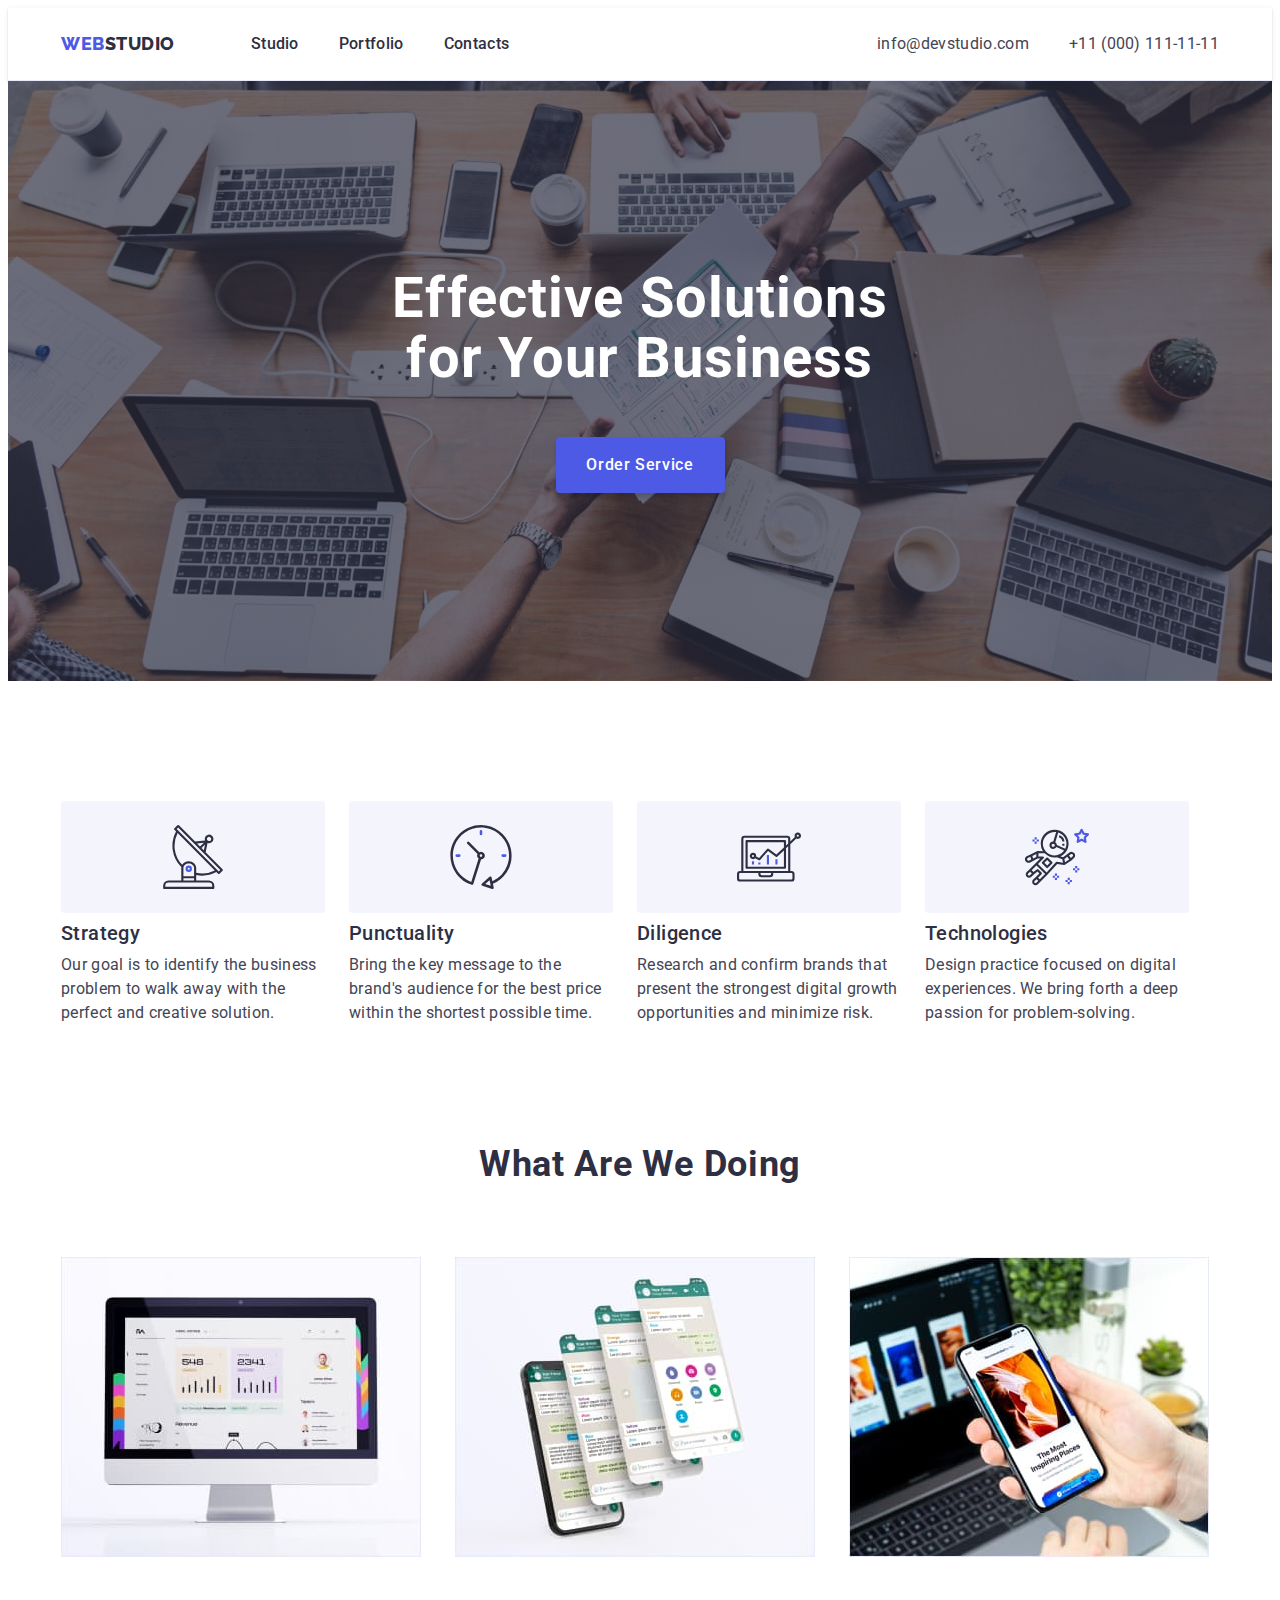
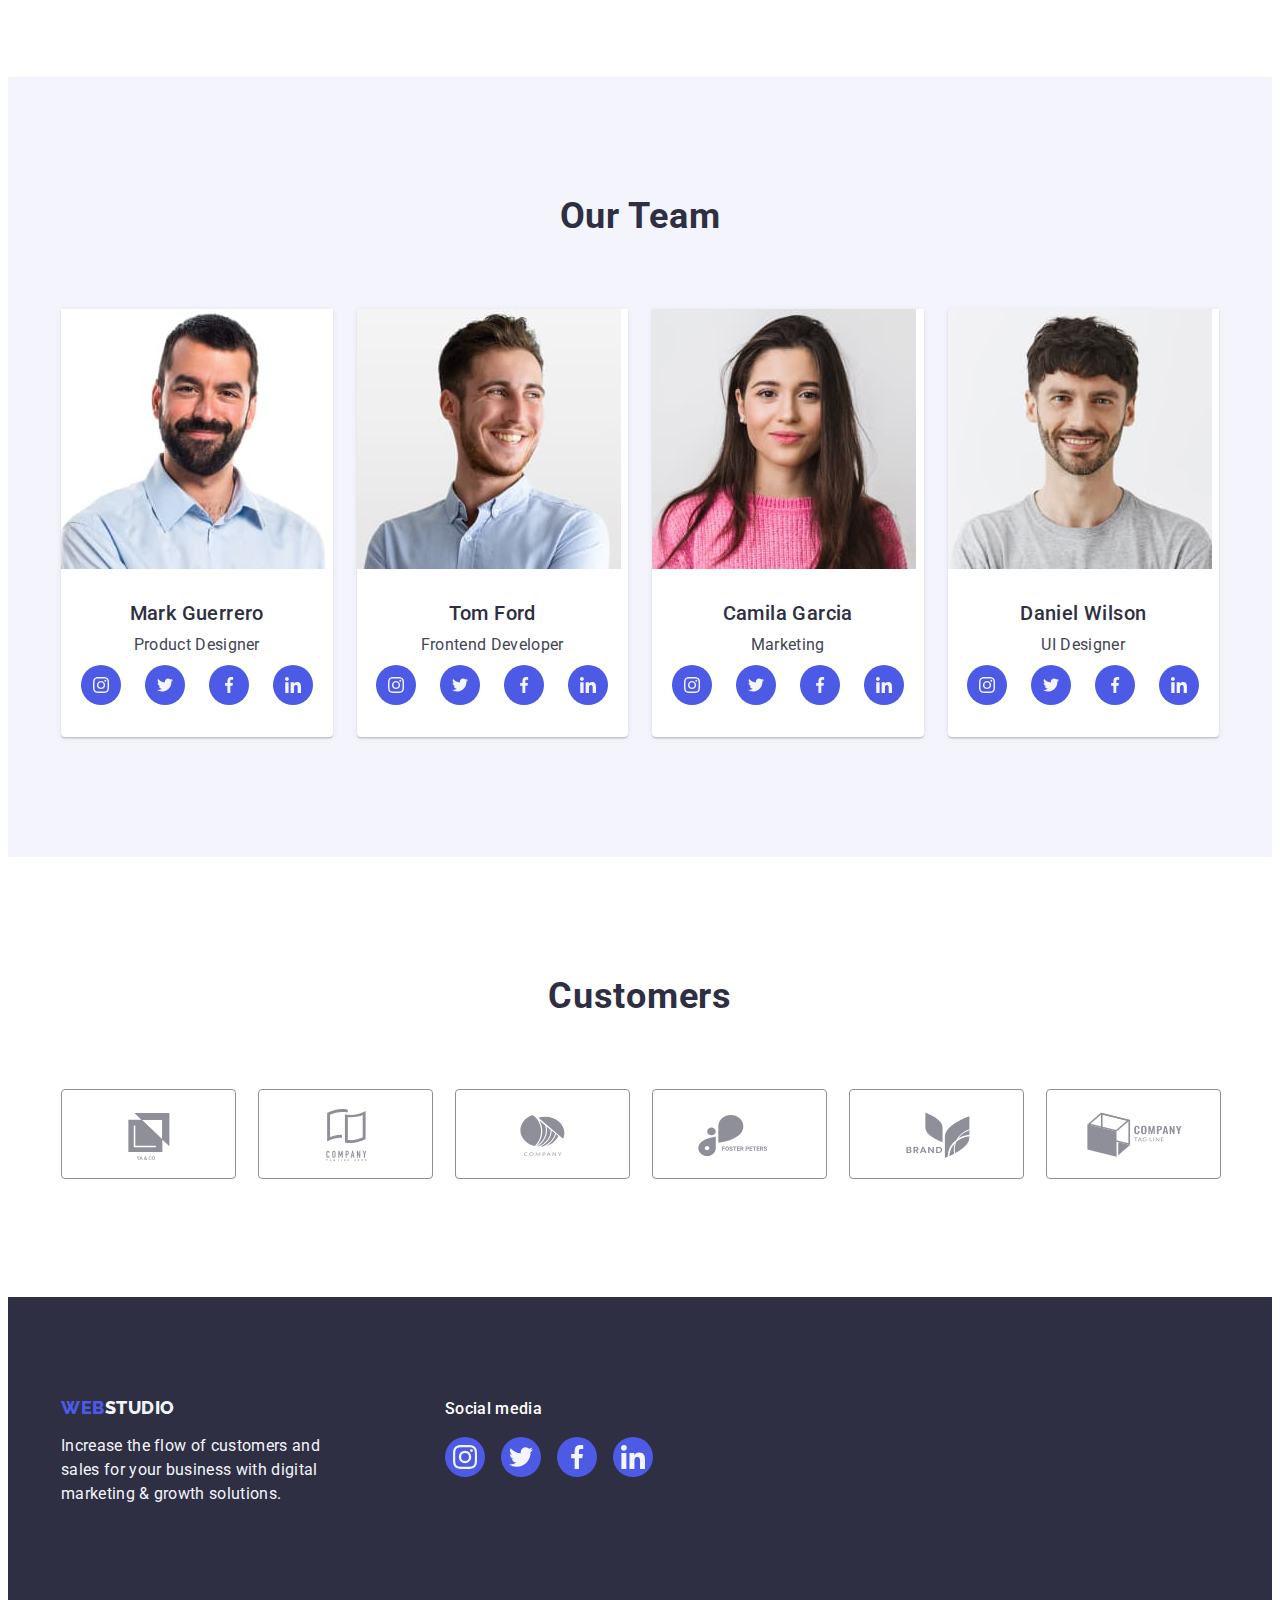
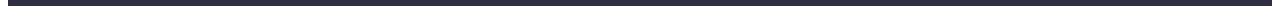
<file: index.html>
<!DOCTYPE html>
<html lang="en">
  <head>
    <meta charset="UTF-8" />
    <meta http-equiv="X-UA-Compatible" content="IE=edge" />
    <meta name="viewport" content="width=device-width, initial-scale=1.0" />
    <title>WebStudio</title>
    <link
      rel="stylesheet"
      href="https://cdnjs.cloudflare.com/ajax/libs/modern-normalize/2.0.0/modern-normalize.min.css"
      integrity="sha512-4xo8blKMVCiXpTaLzQSLSw3KFOVPWhm/TRtuPVc4WG6kUgjH6J03IBuG7JZPkcWMxJ5huwaBpOpnwYElP/m6wg=="
      crossorigin="anonymous"
      referrerpolicy="no-referrer"
    />
    <link rel="stylesheet" href="./css/styles.css" />
    <link rel="preconnect" href="https://fonts.googleapis.com" />
    <link rel="preconnect" href="https://fonts.gstatic.com" crossorigin />
    <link
      href="https://fonts.googleapis.com/css2?family=Raleway:wght@800&family=Roboto:wght@400;500;700&display=swap"
      rel="stylesheet"
    />
  </head>
  <body>
    <!--HEADER-->

    <header class="header-section">
      <div class="container header-container">
        <nav class="header-navigation">
          <a href="./index.html" class="header-logo-first link logo-title"
            >Web
            <span class="header-logo-second link logo-title">Studio</span></a
          >
          <ul class="nav-list list">
            <li class="nav-item">
              <a class="header-link link" href="./index.html">Studio</a>
            </li>
            <li class="nav-item">
              <a class="header-link link" href="./portfolio.html">Portfolio</a>
            </li>
            <li class="nav-item">
              <a class="header-link link" href="">Contacts</a>
            </li>
          </ul>
        </nav>
        <address class="address">
          <ul class="address-list list">
            <li class="address-item">
              <a class="address-link link" href="mailto:info@devstudio.com"
                >info@devstudio.com</a
              >
            </li>
            <li class="address-item">
              <a class="address-link link" href="tel:+110001111111"
                >+11 (000) 111-11-11</a
              >
            </li>
          </ul>
        </address>
      </div>
    </header>
    <main>
      <!--HERO-->

      <section class="section-hero">
        <div class="container hero-container">
          <h1 class="headline">Effective Solutions for Your Business</h1>
          <button type="button" class="btn-hero">Order Service</button>
        </div>
      </section>

      <!--OUR PRINCIPLES AND PRIORITIES-->

      <section class="section-principles">
        <div class="container principles-container">
          <h2 class="principles-title visually-hidden">
            OUR PRINCIPLES AND PRIORITIES
          </h2>
          <ul class="principles-list list">
            <li class="principles-item">
              <div class="principles-logo">
                <svg class="principles-icon" width="64" height="64">
                  <use href="./images/icons.svg#icon-antenna"></use>
                </svg>
              </div>
              <h3 class="page-subtitle">Strategy</h3>
              <p class="principles-text">
                Our goal is to identify the business problem to walk away with
                the perfect and creative solution.
              </p>
            </li>
            <li class="principles-item">
              <div class="principles-logo">
                <svg class="principles-icon" width="64" height="64">
                  <use href="./images/icons.svg#icon-clock"></use>
                </svg>
              </div>
              <h3 class="page-subtitle">Punctuality</h3>
              <p class="principles-text">
                Bring the key message to the brand's audience for the best price
                within the shortest possible time.
              </p>
            </li>
            <li class="principles-item">
              <div class="principles-logo">
                <svg class="principles-icon" width="64" height="64">
                  <use href="./images/icons.svg#icon-diagram"></use>
                </svg>
              </div>
              <h3 class="page-subtitle">Diligence</h3>
              <p class="principles-text">
                Research and confirm brands that present the strongest digital
                growth opportunities and minimize risk.
              </p>
            </li>
            <li class="principles-item">
              <div class="principles-logo">
                <svg class="principles-icon" width="64" height="64">
                  <use href="./images/icons.svg#icon-astronaut"></use>
                </svg>
              </div>
              <h3 class="page-subtitle">Technologies</h3>
              <p class="principles-text">
                Design practice focused on digital experiences. We bring forth a
                deep passion for problem-solving.
              </p>
            </li>
          </ul>
        </div>
      </section>

      <!--OUR PRODUCTS-->

      <section class="product-section">
        <div class="container product-container">
          <h2 class="body-title">What are we doing</h2>
          <ul class="product-list list">
            <li class="product-item">
              <img
                src="./images/futures/computer-app.jpg"
                alt="computer programs"
                width="360"
                height="300"
              />
            </li>
            <li class="product-item">
              <img
                src="./images/futures/phone-app.jpg"
                alt="programs for mobile devices"
                width="360"
                height="300"
              />
            </li>
            <li class="product-item">
              <img
                src="./images/futures/multyplatform-apps.jpg"
                alt="multiplatform programs"
                width="360"
                height="300"
              />
            </li>
          </ul>
        </div>
      </section>

      <!--OUR TEAM-->

      <section class="team-section">
        <div class="container team-container">
          <h2 class="body-title">Our Team</h2>
          <ul class="team-list list">
            <li class="team-item">
              <img
                src="./images/team/mark-guerrero.jpg"
                alt="Photo of Product Designer Mark Guerrero"
                width="264"
                height="260"
              />
              <div class="name-container">
                <h3 class="team-title">Mark Guerrero</h3>
                <p class="team-text">Product Designer</p>
                <ul class="team-soc-list list">
                  <li class="team-soc-item">
                    <a
                      href=""
                      class="team-soc-link link"
                      target="_blank"
                      rel="noopener noreferrer"
                    >
                      <svg class="name-soc-icon" width="16" height="16">
                        <use
                          href="./images/icons.svg#icon-instagram"
                        ></use></svg
                    ></a>
                  </li>
                  <li class="team-soc-item">
                    <a
                      href=""
                      class="team-soc-link link"
                      target="_blank"
                      rel="noopener noreferrer"
                    >
                      <svg class="name-soc-icon" width="16" height="16">
                        <use href="./images/icons.svg#icon-twitter"></use>
                      </svg>
                    </a>
                  </li>
                  <li class="team-soc-item">
                    <a
                      href=""
                      class="team-soc-link link"
                      target="_blank"
                      rel="noopener noreferrer"
                    >
                      <svg class="name-soc-icon" width="16" height="16">
                        <use href="./images/icons.svg#icon-facebook"></use></svg
                    ></a>
                  </li>
                  <li class="team-soc-item">
                    <a
                      href=""
                      class="team-soc-link link"
                      target="_blank"
                      rel="noopener noreferrer"
                    >
                      <svg class="name-soc-icon" width="16" height="16">
                        <use href="./images/icons.svg#icon-linkedin"></use></svg
                    ></a>
                  </li>
                </ul>
              </div>
            </li>
            <li class="team-item">
              <img
                src="./images/team/tom-ford.jpg"
                alt="Photo of Frontend Developer Tom Ford"
                width="264"
                height="260"
              />
              <div class="name-container">
                <h3 class="team-title">Tom Ford</h3>
                <p class="team-text">Frontend Developer</p>
                <ul class="team-soc-list list">
                  <li class="team-soc-item">
                    <a
                      href=""
                      class="team-soc-link link"
                      target="_blank"
                      rel="noopener noreferrer"
                    >
                      <svg class="name-soc-icon" width="16" height="16">
                        <use
                          href="./images/icons.svg#icon-instagram"
                        ></use></svg
                    ></a>
                  </li>
                  <li class="team-soc-item">
                    <a
                      href=""
                      class="team-soc-link link"
                      target="_blank"
                      rel="noopener noreferrer"
                    >
                      <svg class="name-soc-icon" width="16" height="16">
                        <use href="./images/icons.svg#icon-twitter"></use>
                      </svg>
                    </a>
                  </li>
                  <li class="team-soc-item">
                    <a
                      href=""
                      class="team-soc-link link"
                      target="_blank"
                      rel="noopener noreferrer"
                    >
                      <svg class="name-soc-icon" width="16" height="16">
                        <use href="./images/icons.svg#icon-facebook"></use>
                      </svg>
                    </a>
                  </li>
                  <li class="team-soc-item">
                    <a
                      href=""
                      class="team-soc-link link"
                      target="_blank"
                      rel="noopener noreferrer"
                    >
                      <svg class="name-soc-icon" width="16" height="16">
                        <use href="./images/icons.svg#icon-linkedin"></use></svg
                    ></a>
                  </li>
                </ul>
              </div>
            </li>
            <li class="team-item">
              <img
                src="./images/team/camila-garcia.jpg"
                alt="Photo of Marketing Camila Garcia"
                width="264"
                height="260"
              />
              <div class="name-container">
                <h3 class="team-title">Camila Garcia</h3>
                <p class="team-text">Marketing</p>
                <ul class="team-soc-list list">
                  <li class="team-soc-item">
                    <a
                      href=""
                      class="team-soc-link link"
                      target="_blank"
                      rel="noopener noreferrer"
                    >
                      <svg class="name-soc-icon" width="16" height="16">
                        <use
                          href="./images/icons.svg#icon-instagram"
                        ></use></svg
                    ></a>
                  </li>
                  <li class="team-soc-item">
                    <a
                      href=""
                      class="team-soc-link link"
                      target="_blank"
                      rel="noopener noreferrer"
                    >
                      <svg class="name-soc-icon" width="16" height="16">
                        <use href="./images/icons.svg#icon-twitter"></use>
                      </svg>
                    </a>
                  </li>
                  <li class="team-soc-item">
                    <a
                      href=""
                      class="team-soc-link link"
                      target="_blank"
                      rel="noopener noreferrer"
                    >
                      <svg class="name-soc-icon" width="16" height="16">
                        <use href="./images/icons.svg#icon-facebook"></use></svg
                    ></a>
                  </li>
                  <li class="team-soc-item">
                    <a
                      href=""
                      class="team-soc-link link"
                      target="_blank"
                      rel="noopener noreferrer"
                    >
                      <svg class="name-soc-icon" width="16" height="16">
                        <use href="./images/icons.svg#icon-linkedin"></use></svg
                    ></a>
                  </li>
                </ul>
              </div>
            </li>
            <li class="team-item">
              <img
                src="./images/team/daniel-wilson.jpg"
                alt="Photo of UI Designer Daniel Wilson"
                width="264"
                height="260"
              />
              <div class="name-container">
                <h3 class="team-title">Daniel Wilson</h3>
                <p class="team-text">UI Designer</p>
                <ul class="team-soc-list list">
                  <li class="team-soc-item">
                    <a
                      href=""
                      class="team-soc-link link"
                      target="_blank"
                      rel="noopener noreferrer"
                    >
                      <svg class="name-soc-icon" width="16" height="16">
                        <use
                          href="./images/icons.svg#icon-instagram"
                        ></use></svg
                    ></a>
                  </li>
                  <li class="team-soc-item">
                    <a
                      href=""
                      class="team-soc-link link"
                      target="_blank"
                      rel="noopener noreferrer"
                    >
                      <svg class="name-soc-icon" width="16" height="16">
                        <use href="./images/icons.svg#icon-twitter"></use>
                      </svg>
                    </a>
                  </li>
                  <li class="team-soc-item">
                    <a
                      href=""
                      class="team-soc-link link"
                      target="_blank"
                      rel="noopener noreferrer"
                    >
                      <svg class="name-soc-icon" width="16" height="16">
                        <use href="./images/icons.svg#icon-facebook"></use></svg
                    ></a>
                  </li>
                  <li class="team-soc-item">
                    <a
                      href=""
                      class="team-soc-link link"
                      target="_blank"
                      rel="noopener noreferrer"
                    >
                      <svg class="name-soc-icon" width="16" height="16">
                        <use href="./images/icons.svg#icon-linkedin"></use></svg
                    ></a>
                  </li>
                </ul>
              </div>
            </li>
          </ul>
        </div>
      </section>

      <section class="section-customers">
        <div class="container customers-container">
          <h2 class="body-title">Customers</h2>
          <ul class="customers-list list">
            <li class="customers-item">
              <a href="" class="customers-link link">
                <svg class="customers-icon" width="104" height="56">
                  <use href="./images/icons.svg#icon-yaco"></use>
                </svg>
              </a>
            </li>
            <li class="customers-item">
              <a href="" class="customers-link link">
                <svg class="customers-icon" width="104" height="56">
                  <use href="./images/icons.svg#icon-tagline"></use>
                </svg>
              </a>
            </li>
            <li class="customers-item">
              <a href="" class="customers-link link">
                <svg class="customers-icon" width="104" height="56">
                  <use href="./images/icons.svg#icon-company"></use>
                </svg>
              </a>
            </li>
            <li class="customers-item">
              <a href="" class="customers-link link">
                <svg class="customers-icon" width="104" height="56">
                  <use href="./images/icons.svg#icon-foster"></use>
                </svg>
              </a>
            </li>
            <li class="customers-item">
              <a href="" class="customers-link link">
                <svg class="customers-icon" width="104" height="56">
                  <use href="./images/icons.svg#icon-brand"></use>
                </svg>
              </a>
            </li>
            <li class="customers-item">
              <a href="" class="customers-link link">
                <svg class="customers-icon" width="104" height="56">
                  <use href="./images/icons.svg#icon-company_tag_line"></use>
                </svg>
              </a>
            </li>
          </ul>
        </div>
      </section>
    </main>

    <!--FOOTER-->

    <footer class="footer-section">
      <div class="container footer-container">
        <div class="logo-footer-container">
          <a href="./index.html" class="footer-logo-first link logo-title"
            >Web<span class="footer-logo-second link logo-title"
              >Studio</span
            ></a
          >
          <p class="footer-text">
            Increase the flow of customers and sales for your business with
            digital marketing & growth solutions.
          </p>
        </div>

        <div class="soc-container">
          <p class="footer-soc-text">Social media</p>
          <ul class="footer-soc-list list">
            <li class="footer-soc-item">
              <a
                href=""
                class="footer-soc-link link"
                target="_blank"
                rel="noopener noreferrer"
              >
                <svg class="footer-soc-icon" width="24" height="24">
                  <use href="./images/icons.svg#icon-instagram"></use></svg
              ></a>
            </li>
            <li class="footer-soc-item">
              <a
                href=""
                class="footer-soc-link link"
                target="_blank"
                rel="noopener noreferrer"
              >
                <svg class="footer-soc-icon" width="24" height="24">
                  <use href="./images/icons.svg#icon-twitter"></use>
                </svg>
              </a>
            </li>
            <li class="footer-soc-item">
              <a
                href=""
                class="footer-soc-link link"
                target="_blank"
                rel="noopener noreferrer"
              >
                <svg class="footer-soc-icon" width="24" height="24">
                  <use href="./images/icons.svg#icon-facebook"></use></svg
              ></a>
            </li>
            <li class="footer-soc-item">
              <a
                href=""
                class="footer-soc-link link"
                target="_blank"
                rel="noopener noreferrer"
              >
                <svg class="footer-soc-icon" width="24" height="24">
                  <use href="./images/icons.svg#icon-linkedin"></use></svg
              ></a>
            </li>
          </ul>
        </div>
      </div>
    </footer>
  </body>
</html>
</file>
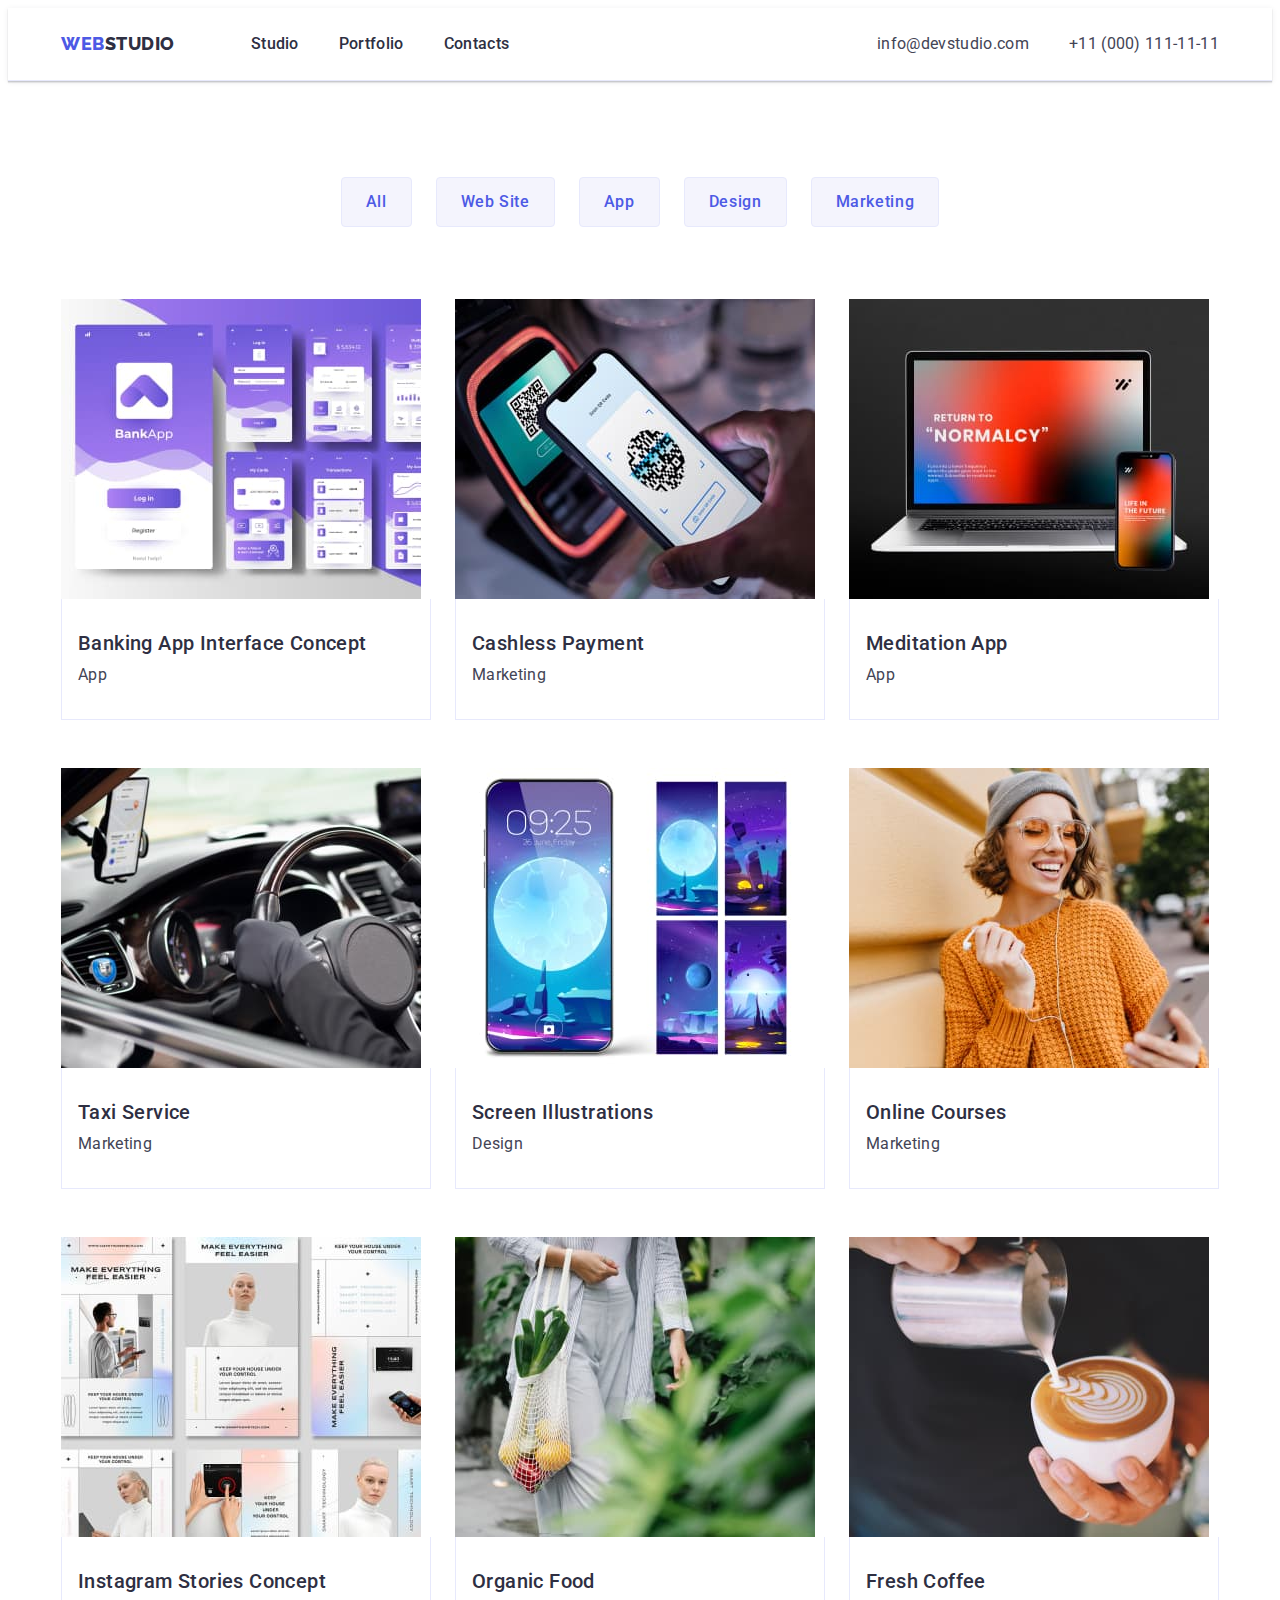
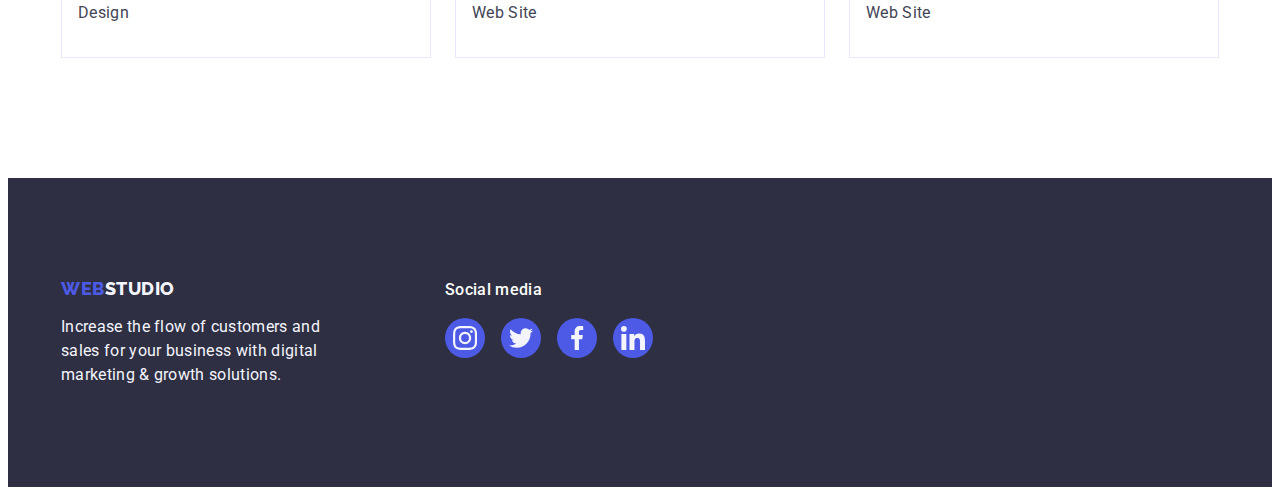
<file: portfolio.html>
<!DOCTYPE html>
<html lang="en">
  <head>
    <meta charset="UTF-8" />
    <meta http-equiv="X-UA-Compatible" content="IE=edge" />
    <meta name="viewport" content="width=device-width, initial-scale=1.0" />
    <title>WebStudio</title>
    <link
      rel="stylesheet"
      href="https://cdnjs.cloudflare.com/ajax/libs/modern-normalize/2.0.0/modern-normalize.min.css"
      integrity="sha512-4xo8blKMVCiXpTaLzQSLSw3KFOVPWhm/TRtuPVc4WG6kUgjH6J03IBuG7JZPkcWMxJ5huwaBpOpnwYElP/m6wg=="
      crossorigin="anonymous"
      referrerpolicy="no-referrer"
    />
    <link rel="stylesheet" href="./css/styles.css" />
    <link rel="preconnect" href="https://fonts.googleapis.com" />
    <link rel="preconnect" href="https://fonts.gstatic.com" crossorigin />
    <link
      href="https://fonts.googleapis.com/css2?family=Raleway:wght@800&family=Roboto:wght@400;500;700&display=swap"
      rel="stylesheet"
    />
  </head>
  <body>
    <!--HEADER-->

    <header class="header-section">
      <div class="container header-container">
        <nav class="header-navigation">
          <a href="./index.html" class="header-logo-first link logo-title"
            >Web
            <span class="header-logo-second link logo-title">Studio</span></a
          >
          <ul class="nav-list list">
            <li class="nav-item">
              <a class="header-link link" href="./index.html">Studio</a>
            </li>
            <li class="nav-item">
              <a class="header-link link" href="./portfolio.html">Portfolio</a>
            </li>
            <li class="nav-item">
              <a class="header-link link" href="">Contacts</a>
            </li>
          </ul>
        </nav>
        <address class="address">
          <ul class="address-list list">
            <li class="address-item">
              <a class="address-link link" href="mailto:info@devstudio.com"
                >info@devstudio.com</a
              >
            </li>
            <li class="address-item">
              <a class="address-link link" href="tel:+110001111111"
                >+11 (000) 111-11-11</a
              >
            </li>
          </ul>
        </address>
      </div>
    </header>
    <main>
      <!-- MENU BUTTON -->

      <section class="section-portfoloi">
        <div class="container btn-container">
          <h1 class="headline visually-hidden">PORTFOLIO</h1>
          <ul class="btn-list list">
            <li class="btn-item">
              <button type="button" class="btn-portfolio">All</button>
            </li>
            <li class="btn-item">
              <button type="button" class="btn-portfolio">Web Site</button>
            </li>
            <li class="btn-item">
              <button type="button" class="btn-portfolio">App</button>
            </li>
            <li class="btn-item">
              <button type="button" class="btn-portfolio">Design</button>
            </li>
            <li class="btn-item">
              <button type="button" class="btn-portfolio">Marketing</button>
            </li>
          </ul>

          <!-- OUR GALLERY -->
          <ul class="gallery-list list">
            <li class="gallery-item">
              <a class="gallery-link link" href=""
                ><img
                  src="./images/gallery/banking-app-interface-concept.jpg"
                  alt="App interface"
                  width="360"
                  height="300"
                />
                <div class="container-gallery">
                  <h2 class="gallery-title">Banking App Interface Concept</h2>
                  <p class="gallery-text">App</p>
                </div>
              </a>
            </li>
            <li class="gallery-item">
              <a class="gallery-link link" href=""
                ><img
                  src="./images/gallery/cashless-payment.jpg"
                  alt="Phone scans code for payment"
                  width="360"
                  height="300"
                />
                <div class="container-gallery">
                  <h2 class="gallery-title">Cashless Payment</h2>
                  <p class="gallery-text">Marketing</p>
                </div>
              </a>
            </li>
            <li class="gallery-item">
              <a class="gallery-link link" href=""
                ><img
                  src="./images/gallery/meditation-app.jpg"
                  alt="Demonstration of the application on a laptop and phone"
                  width="360"
                  height="300"
                />
                <div class="container-gallery">
                  <h2 class="gallery-title">Meditation App</h2>
                  <p class="gallery-text">App</p>
                </div>
              </a>
            </li>
            <li class="gallery-item">
              <a class="gallery-link link" href=""
                ><img
                  src="./images/gallery/taxi-service.jpg"
                  alt="Taxi driver uses app on phone"
                  width="360"
                  height="300"
                />
                <div class="container-gallery">
                  <h2 class="gallery-title">Taxi Service</h2>
                  <p class="gallery-text">Marketing</p>
                </div>
              </a>
            </li>
            <li class="gallery-item">
              <a class="gallery-link link" href=""
                ><img
                  src="./images/gallery/screen-illustrations.jpg"
                  alt="Screen illustrations"
                  width="360"
                  height="300"
                />
                <div class="container-gallery">
                  <h2 class="gallery-title">Screen Illustrations</h2>
                  <p class="gallery-text">Design</p>
                </div>
              </a>
            </li>
            <li class="gallery-item">
              <a class="gallery-link link" href=""
                ><img
                  src="./images/gallery/online-courses.jpg"
                  alt="Joyful girl watching online courses on her phone"
                  width="360"
                  height="300"
                />
                <div class="container-gallery">
                  <h2 class="gallery-title">Online Courses</h2>
                  <p class="gallery-text">Marketing</p>
                </div>
              </a>
            </li>
            <li class="gallery-item">
              <a class="gallery-link link" href=""
                ><img
                  src="./images/gallery/instagram-stories-concept.jpg"
                  alt="Concept display of instagram stories"
                  width="360"
                  height="300"
                />
                <div class="container-gallery">
                  <h2 class="gallery-title">Instagram Stories Concept</h2>
                  <p class="gallery-text">Design</p>
                </div>
              </a>
            </li>
            <li class="gallery-item">
              <a class="gallery-link link" href=""
                ><img
                  src="./images/gallery/organic-food.jpg"
                  alt="Girl carrying fresh fruit"
                  width="360"
                  height="300"
                />
                <div class="container-gallery">
                  <h2 class="gallery-title">Organic Food</h2>
                  <p class="gallery-text">Web Site</p>
                </div>
              </a>
            </li>
            <li class="gallery-item">
              <a class="gallery-link link" href=""
                ><img
                  src="./images/gallery/fresh-coffee.jpg"
                  alt="Barista creates a coffee masterpiece"
                  width="360"
                  height="300"
                />
                <div class="container-gallery">
                  <h2 class="gallery-title">Fresh Coffee</h2>
                  <p class="gallery-text">Web Site</p>
                </div>
              </a>
            </li>
          </ul>
        </div>
      </section>
    </main>

    <!--FOOTER-->

    <footer class="footer-section">
      <div class="container footer-container">
        <div class="logo-footer-container">
          <a href="./index.html" class="footer-logo-first link logo-title"
            >Web<span class="footer-logo-second link logo-title"
              >Studio</span
            ></a
          >
          <p class="footer-text">
            Increase the flow of customers and sales for your business with
            digital marketing & growth solutions.
          </p>
        </div>

        <div class="soc-container">
          <p class="footer-soc-text">Social media</p>
          <ul class="footer-soc-list list">
            <li class="footer-soc-item">
              <a
                href=""
                class="footer-soc-link link"
                target="_blank"
                rel="noopener noreferrer"
              >
                <svg class="footer-soc-icon" width="24" height="24">
                  <use href="./images/icons.svg#icon-instagram"></use></svg
              ></a>
            </li>
            <li class="footer-soc-item">
              <a
                href=""
                class="footer-soc-link link"
                target="_blank"
                rel="noopener noreferrer"
              >
                <svg class="footer-soc-icon" width="24" height="24">
                  <use href="./images/icons.svg#icon-twitter"></use>
                </svg>
              </a>
            </li>
            <li class="footer-soc-item">
              <a
                href=""
                class="footer-soc-link link"
                target="_blank"
                rel="noopener noreferrer"
              >
                <svg class="footer-soc-icon" width="24" height="24">
                  <use href="./images/icons.svg#icon-facebook"></use></svg
              ></a>
            </li>
            <li class="footer-soc-item">
              <a
                href=""
                class="footer-soc-link link"
                target="_blank"
                rel="noopener noreferrer"
              >
                <svg class="footer-soc-icon" width="24" height="24">
                  <use href="./images/icons.svg#icon-linkedin"></use></svg
              ></a>
            </li>
          </ul>
        </div>
      </div>
    </footer>
  </body>
</html>
</file>
<file: css/styles.css>
body {
  font-family: "Roboto", sans-serif;
  color: #434455;
  background-color: #ffffff;
}

p,
h1,
h2,
h3,
h4,
h5,
h6 {
  margin: 0;
}

ul,
ol {
  margin: 0;
  padding: 0;
}

img {
  display: block;
  max-width: 100%;
  height: auto;
}

:root {
  --title-color: #2e2f42;
  --first-main-color: #4d5ae5;
  --second-main-color: #404bbf;
  --white-color: #f4f4fd;
  --color-btn-white: #e7e9fc;
  --icon-color: #8e8f99;
  --tipical-line-height: 1.5;
}

.list {
  list-style: none;
}

.link {
  text-decoration: none;
}

.btn-hero {
  border: none;
  min-width: 169px;
  height: 56px;
  border-radius: 4px;
  display: block;
  margin-left: auto;
  margin-right: auto;

  font-family: inherit;
  font-weight: 500;
  font-size: 16px;
  line-height: var(--tipical-line-height);
  letter-spacing: 0.04em;
  color: #ffffff;
  background: var(--first-main-color);
  cursor: pointer;
  box-shadow: 0px 4px 4px rgba(0, 0, 0, 0.15);
}

.btn-hero:hover,
.btn-hero:focus {
  background: var(--second-main-color);
}

.btn-portfolio {
  border-radius: 4px;
  display: block;
  margin-left: auto;
  margin-right: auto;
  font-family: inherit;
  font-weight: 500;
  font-size: 16px;
  justify-content: center;
  align-items: center;
  padding: 12px 24px;

  line-height: var(--tipical-line-height);
  letter-spacing: 0.04em;
  color: var(--first-main-color);
  background: var(--white-color);
  cursor: pointer;
  border-radius: 4px;
  border: 1px solid var(--color-btn-white);
}

.btn-portfolio:hover,
.btn-portfolio:focus {
  color: #ffffff;
  background: var(--second-main-color);
  box-shadow: 0px 3px 1px rgba(0, 0, 0, 0.1), 0px 2px 1px rgba(0, 0, 0, 0.08),
    0px 2px 2px rgba(0, 0, 0, 0.12);
  border: 1px solid transparent;
}

.visually-hidden {
  position: absolute;
  width: 1px;
  height: 1px;
  margin: -1px;
  border: 0;
  padding: 0;
  white-space: nowrap;
  clip-path: inset(100%);
  clip: rect(0 0 0 0);
  overflow: hidden;
}

.container {
  width: 1158px;
  padding-left: 15px;
  padding-right: 15px;
  margin: 0 auto;

  /* outline: 2px solid red; */
}

/**---------------HEADER-----------------*/

.header-section {
  border-bottom: 1px solid var(--color-btn-white);
  box-shadow: 0px 2px 1px rgba(46, 47, 66, 0.08),
    0px 1px 1px rgba(46, 47, 66, 0.16), 0px 1px 6px rgba(46, 47, 66, 0.08);
}

.header-container {
  display: flex;
  align-items: center;
}
.header-navigation {
  display: flex;
  align-items: center;
}
.logo-title {
  font-family: "Raleway", sans-serif;
  font-style: normal;
  font-weight: 800;
  font-size: 18px;
  line-height: 1.17;
  display: flex;
  align-items: center;
  letter-spacing: 0.03em;
  text-transform: uppercase;
  margin-right: 76px;
}

.header-logo-first {
  color: var(--first-main-color);
}

.header-logo-second {
  margin: 0 auto;
  color: var(--title-color);
}
.nav-list {
  display: flex;
  align-items: center;
}
.nav-item:not(:last-child) {
  margin-right: 40px;
}
.header-link {
  display: flex;
  padding-top: 24px;
  padding-bottom: 24px;

  font-weight: 500;
  line-height: var(--tipical-line-height);
  letter-spacing: 0.02em;
  color: var(--title-color);
}

.header-link:hover,
.header-link:focus {
  color: var(--second-main-color);
}
.address {
  display: flex;
  margin-left: auto;
  font-style: normal;
}
.address-list {
  display: flex;
}
.address-item:not(:last-child) {
  margin-right: 40px;
}
.address-item {
}
.address-link {
  padding-top: 24px;
  padding-bottom: 24px;

  font-family: inherit;
  font-style: normal;
  font-weight: 400;
  font-size: 16px;
  line-height: var(--tipical-line-height);
  letter-spacing: 0.02em;
  color: inherit;
}
.address-link:hover,
.address-link:focus {
  color: var(--second-main-color);
}

/**---------------FOOTER---------------*/

.footer-section {
  padding-top: 100px;
  padding-bottom: 100px;

  background: var(--title-color);
}
.footer-container {
  display: flex;
  align-items: baseline;
}
.logo-footer-container {
  margin-right: 120px;
}
.footer-logo-first {
  display: inline-block;
  margin: 0 0 16px 0;
  color: var(--first-main-color);
}
.footer-logo-second {
  display: inline-block;
  margin: 0;
  color: var(--white-color);
}

.footer-text {
  max-width: 264px;

  line-height: var(--tipical-line-height);
  letter-spacing: 0.02em;
  color: var(--white-color);
}

.soc-container {
  width: 208px;
}

.footer-soc-text {
  display: flex;
  font-weight: 500;
  line-height: 1.5;
  letter-spacing: 0.02em;
  color: #ffffff;
  margin-bottom: 16px;
  align-items: center;
}
.footer-soc-list {
  display: flex;
  gap: 16px;
  align-items: center;
}
.footer-soc-item {
  width: 40px;
  height: 40px;
}
.footer-soc-link {
  width: 100%;
  height: 100%;
  background-color: var(--first-main-color);
  border-radius: 50%;
  display: flex;
  justify-content: center;
  align-items: center;
  color: var(--white-color);
}

.footer-soc-link:hover,
.footer-soc-link:focus {
  background-color: #31d0aa;
}
.footer-soc-icon {
  fill: currentColor;
}

/**------------------HERO------------------*/

.section-hero {
  padding-top: 188px;
  padding-bottom: 188px;
  align-items: center;
  margin: 0 auto;

  background-image: linear-gradient(
      rgba(46, 47, 66, 0.7),
      rgba(46, 47, 66, 0.7)
    ),
    url(../images/people-office.jpg);
  background-repeat: no-repeat;
  background-position: center;
  max-width: 1440px;
  background-size: cover;
}
.hero-container {
}

.headline {
  margin-bottom: 48px;
  margin-left: auto;
  margin-right: auto;
  max-width: 496px;

  font-size: 56px;
  line-height: 1.07;
  text-align: center;
  letter-spacing: 0.02em;
  color: #ffffff;
}

/**-----------OUR PRINCIPLES AND PRIORITIES-----------*/

.section-principles {
  padding-top: 120px;
  padding-bottom: 120px;
}
.principles-container {
  display: flex;
}
.principles-list {
  display: flex;
  gap: 24px;
}
.principles-item {
}
.principles-logo {
  display: flex;
  justify-content: center;
  align-items: center;
  width: 264px;
  height: 112px;
  background: var(--white-color);
  border-radius: 4px;
  margin-bottom: 8px;
}
.page-subtitle {
  margin-bottom: 8px;

  font-weight: 500;
  font-size: 20px;
  line-height: 1.2;
  letter-spacing: 0.02em;
  color: var(--title-color);
}

.principles-text {
  width: 264px;
  line-height: var(--tipical-line-height);
  letter-spacing: 0.02em;
}

/**----------------OUR PRODUCTS----------------*/

.product-section {
  padding-bottom: 120px;
}
.product-container {
}
.body-title {
  margin-bottom: 72px;

  font-size: 36px;
  line-height: 1.11;
  text-align: center;
  letter-spacing: 0.02em;
  text-transform: capitalize;
  color: var(--title-color);
}
.product-list {
  display: flex;
  gap: 24px;
}
.product-item {
  width: calc((100% - 48px) / 3);
}

/**-------------------OUR TEAM-------------------*/

.team-section {
  padding-top: 120px;
  padding-bottom: 120px;

  background: var(--white-color);
}
.team-container {
}

.team-list {
  display: flex;
  gap: 24px;
}
.team-item {
  box-shadow: 0px 1px 6px rgba(46, 47, 66, 0.08),
    0px 1px 1px rgba(46, 47, 66, 0.16), 0px 2px 1px rgba(46, 47, 66, 0.08);
  border-radius: 0px 0px 4px 4px;
  background-color: #ffffff;
  width: calc((100% - 72px) / 4);
}
.name-container {
  display: flex;
  flex-direction: column;
  align-items: center;
  min-width: 232px;
  padding: 32px 16px;
}
.team-title {
  display: flex;
  font-weight: 500;
  font-size: 20px;
  text-align: center;
  margin-bottom: 8px;
  line-height: 1.2;
  letter-spacing: 0.02em;
  color: var(--title-color);
}

.team-text {
  display: flex;
  text-align: center;
  line-height: var(--tipical-line-height);
  letter-spacing: 0.02em;
  margin-bottom: 8px;
}

.team-soc-list {
  display: flex;
  justify-content: center;
  gap: 24px;
}
.team-soc-item {
  width: 40px;
  height: 40px;
}
.team-soc-link {
  width: 100%;
  height: 100%;
  background-color: var(--first-main-color);
  border-radius: 50%;
  display: flex;
  justify-content: center;
  align-items: center;
}
.team-soc-link:hover,
.team-soc-link:focus {
  background-color: var(--second-main-color);
}
.name-soc-icon {
  fill: var(--white-color);
}

/**-----------------CUSTOMERS -----------------*/

.section-customers {
  padding-top: 120px;
  padding-bottom: 120px;
}
.customers-container {
}
.body-title {
}
.customers-list {
  display: flex;
  gap: 24px;
}
.customers-item {
  width: calc((100% - 120px) / 6);
  height: 88px;
}
.customers-link {
  display: flex;
  justify-content: center;
  align-items: center;
  width: 100%;
  height: 100%;
  border: 1px solid var(--icon-color);
  border-radius: 4px;
  color: var(--icon-color);
}

.customers-link:hover,
.customers-link:focus {
  border-color: var(--second-main-color);
  color: var(--second-main-color);
}
.customers-icon {
  fill: currentColor;
}

/**-----------------MENU BUTTON-----------------*/

.section-portfoloi {
  padding-top: 96px;
  padding-bottom: 120px;
}
.filter-title {
}
.btn-container {
}
.btn-list {
  display: flex;
  gap: 24px;
  justify-content: center;
  align-items: center;
  margin-bottom: 72px;
}
.btn-item {
}

/**-----------------OUR GALLERY-----------------*/

.gallery-container {
  display: flex;
  padding-bottom: 120px;
}
.gallery-list {
  display: flex;
  flex-wrap: wrap;
  column-gap: 24px;
  row-gap: 48px;
}
.gallery-item {
  width: calc((100% - 48px) / 3);
  /* border: 1px solid var(--color-btn-white); */
}

.gallery-link {
  display: block;
}
.gallery-link:hover,
.gallery-link:focus {
  box-shadow: 0px 1px 6px rgba(46, 47, 66, 0.08),
    0px 1px 1px rgba(46, 47, 66, 0.16), 0px 2px 1px rgba(46, 47, 66, 0.08);
}
.container-gallery {
  padding: 32px 16px;
  border: 1px solid var(--color-btn-white);
  border-top: none;
}
.gallery-title {
  margin-bottom: 8px;
  font-weight: 500;
  font-size: 20px;
  line-height: 1.2;
  letter-spacing: 0.02em;
  color: var(--title-color);
}

.gallery-text {
  line-height: var(--tipical-line-height);
  letter-spacing: 0.02em;
  color: #434455;
}
</file>
